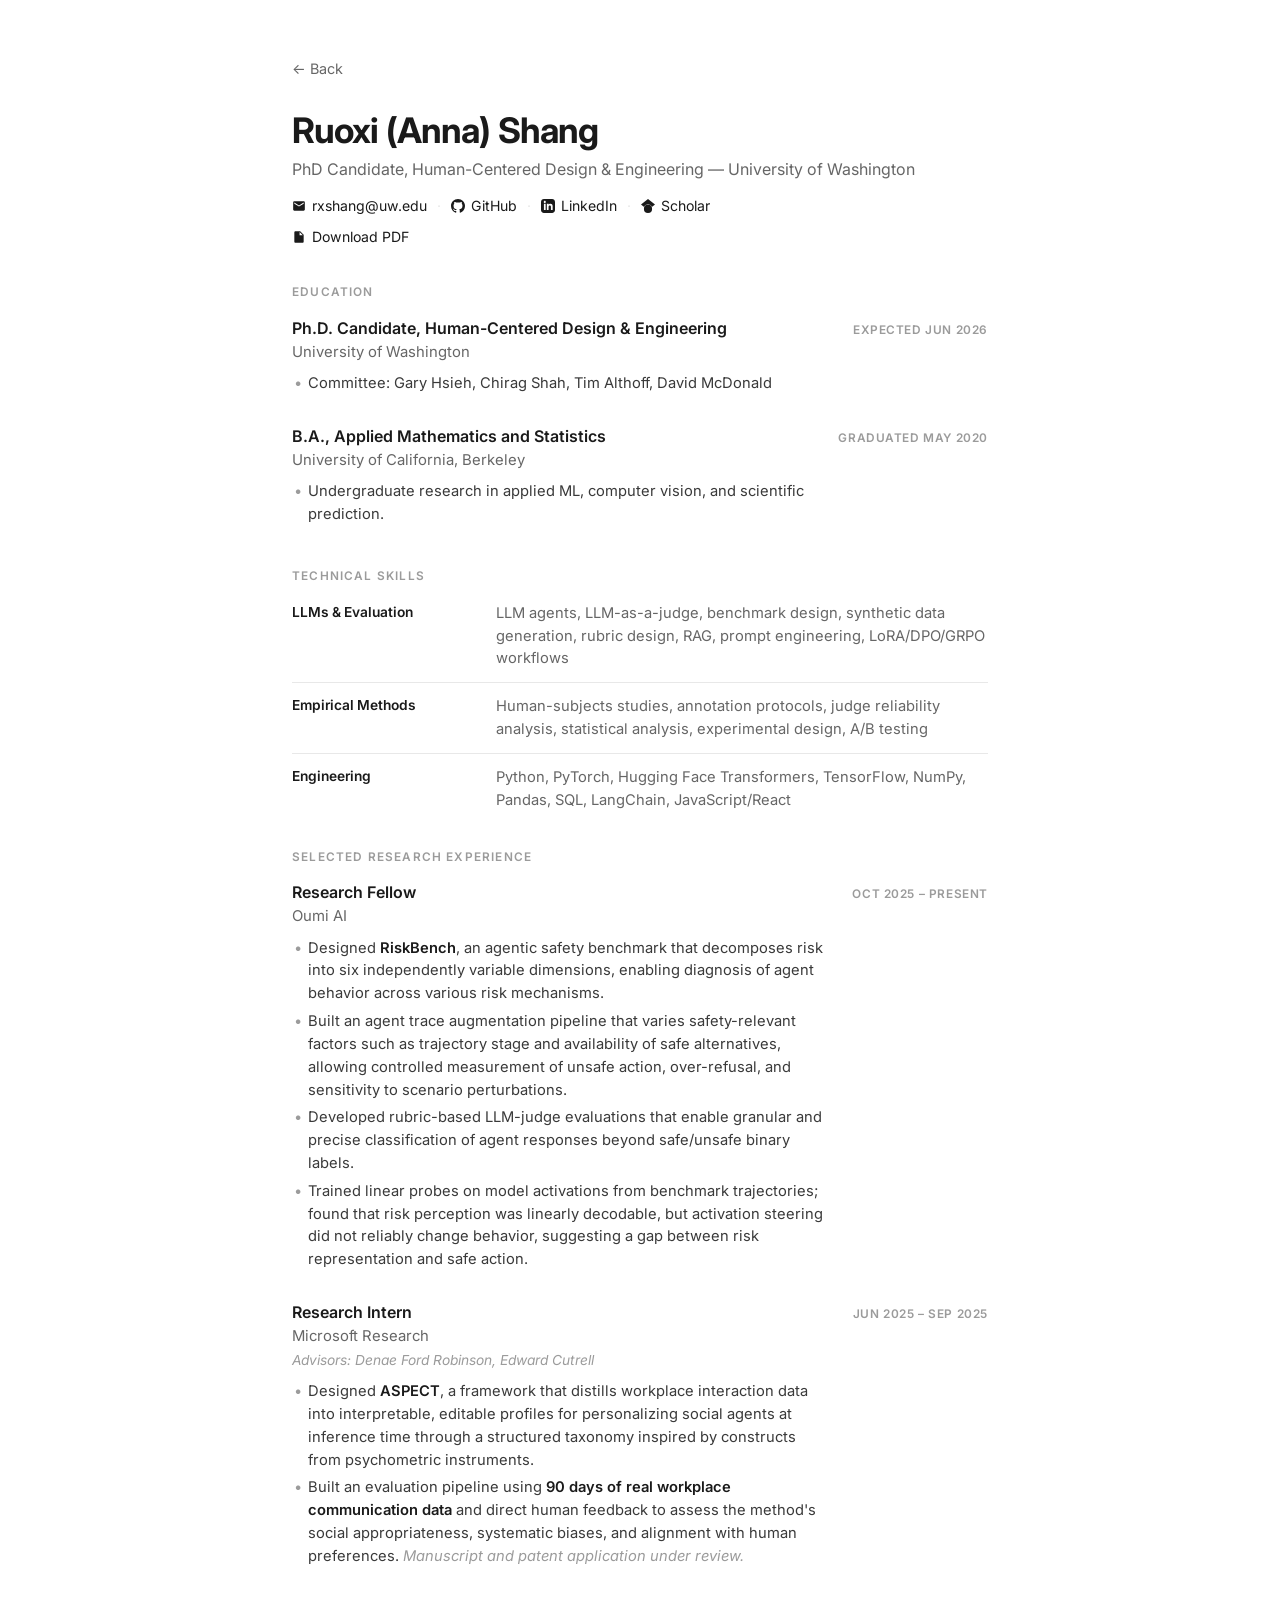
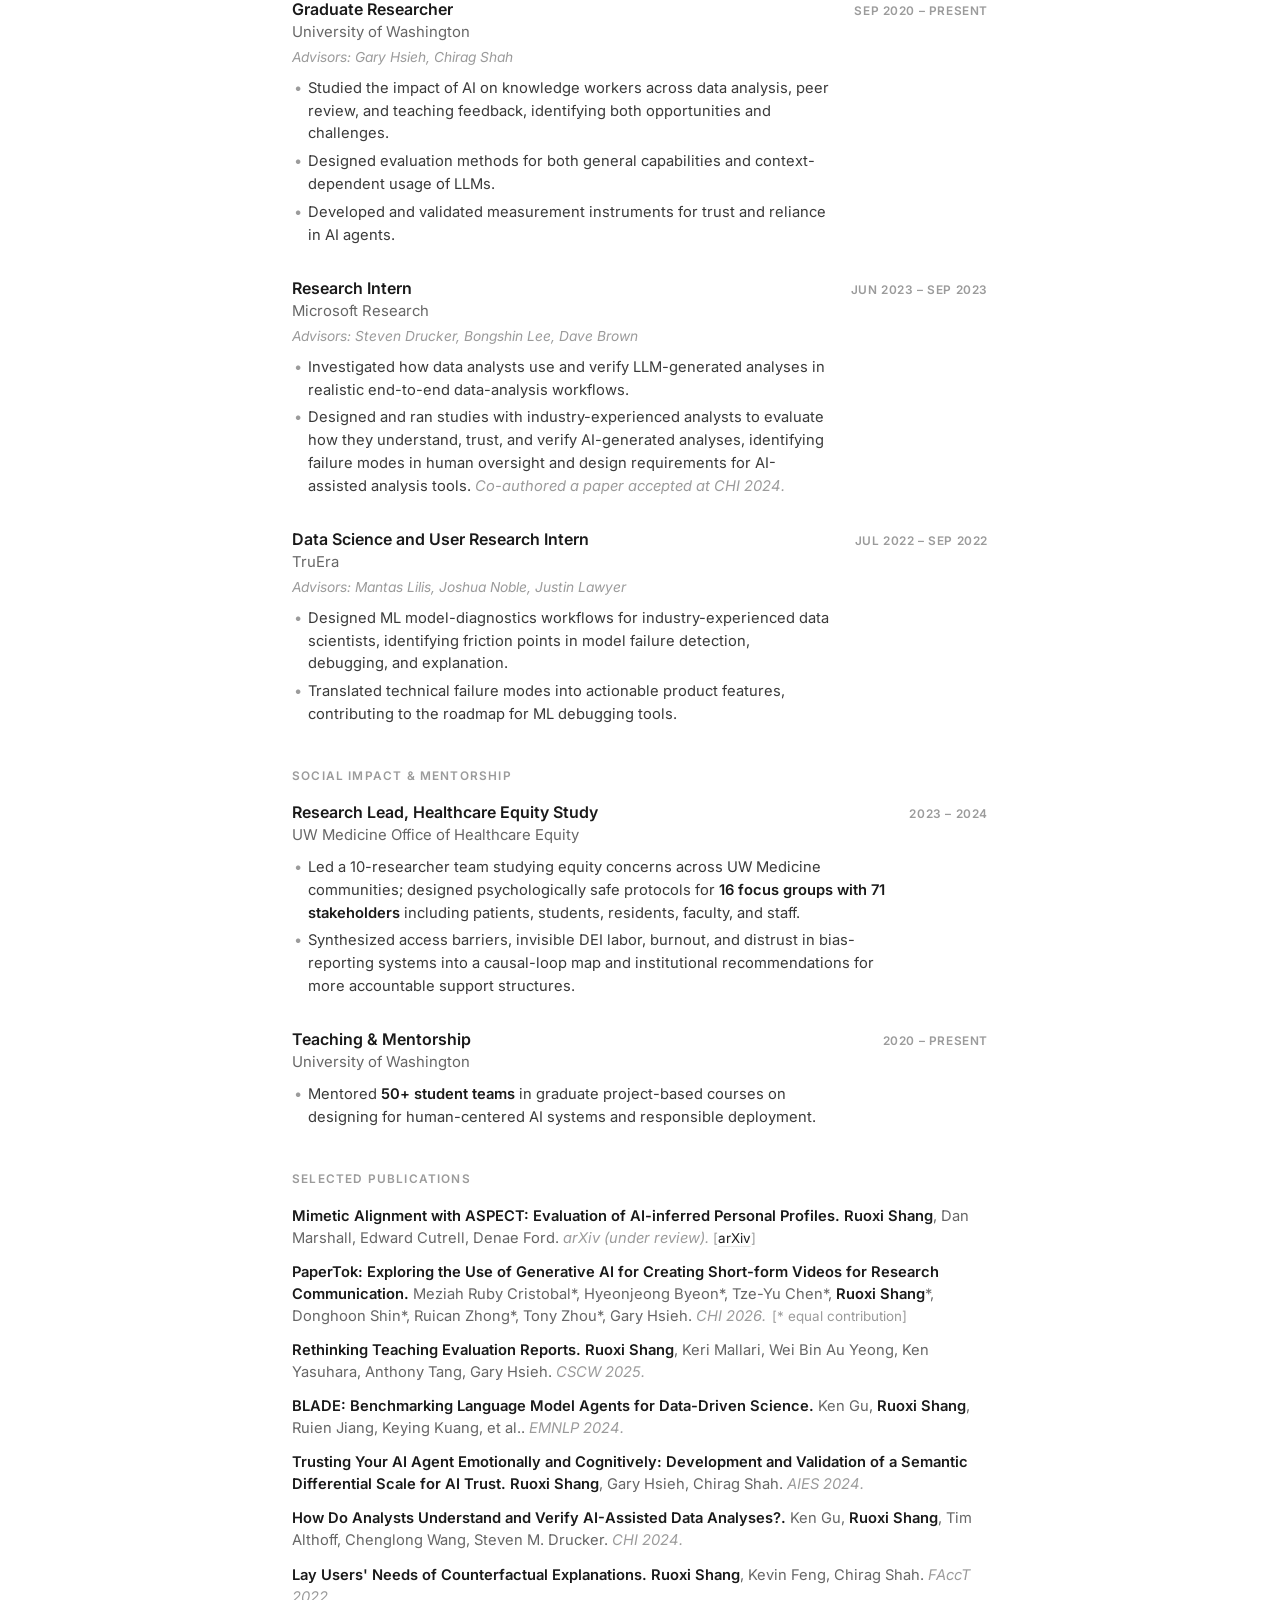
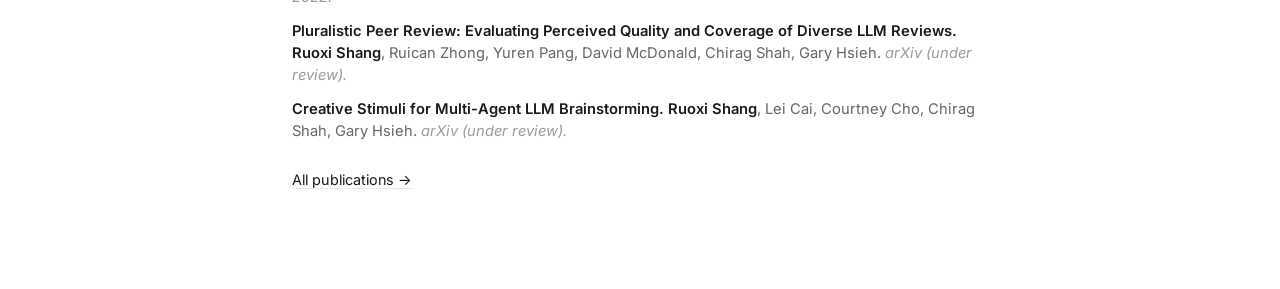
<file: cv.html>
<!DOCTYPE html>
<html lang="en">
<head>
    <meta charset="UTF-8">
    <meta name="viewport" content="width=device-width, initial-scale=1.0">
    <title>CV | Ruoxi Shang</title>
    <link rel="preconnect" href="https://fonts.googleapis.com">
    <link rel="preconnect" href="https://fonts.gstatic.com" crossorigin>
    <link href="https://fonts.googleapis.com/css2?family=Inter:wght@400;500;600;700&display=swap" rel="stylesheet">
    <link rel="stylesheet" href="styles.css">
    <style>
        body.cv-page main {
            margin: 0 auto;
            max-width: 760px;
            padding: 56px 32px 96px;
        }

        .cv-header {
            margin-bottom: 4px;
        }

        .cv-header h1 {
            margin-bottom: 8px;
        }

        .cv-subtitle {
            color: var(--color-muted);
            font-size: 1rem;
            line-height: 1.5;
            margin-bottom: 14px;
        }

        .cv-entry {
            display: grid;
            gap: 24px;
            grid-template-columns: minmax(0, 1fr) auto;
            margin-bottom: 26px;
        }

        .cv-entry:last-child {
            margin-bottom: 0;
        }

        .cv-entry-period {
            align-self: start;
            color: var(--color-quiet);
            font-size: 0.74rem;
            font-weight: 600;
            letter-spacing: 0.05em;
            padding-top: 3px;
            text-transform: uppercase;
            white-space: nowrap;
        }

        .cv-entry-role {
            color: var(--color-text);
            font-size: 1rem;
            font-weight: 600;
            line-height: 1.35;
        }

        .cv-entry-org {
            color: var(--color-muted);
            font-size: 0.93rem;
            line-height: 1.45;
            margin-top: 2px;
        }

        .cv-entry-collab {
            color: var(--color-quiet);
            font-size: 0.86rem;
            font-style: italic;
            margin-top: 2px;
        }

        .cv-entry-details {
            list-style: none;
            margin: 9px 0 0;
            padding: 0;
        }

        .cv-entry-details li {
            color: #3a3a3a;
            font-size: 0.92rem;
            line-height: 1.55;
            margin-bottom: 5px;
            padding-left: 16px;
            position: relative;
        }

        .cv-entry-details li::before {
            color: var(--color-quiet);
            content: "•";
            left: 2px;
            position: absolute;
        }

        .cv-entry-details em {
            color: var(--color-quiet);
            font-style: italic;
        }

        .cv-entry-details strong {
            color: var(--color-text);
            font-weight: 600;
        }

        .cv-skill-row {
            display: grid;
            gap: 24px;
            grid-template-columns: 180px minmax(0, 1fr);
            margin-bottom: 12px;
            padding-bottom: 12px;
            border-bottom: 1px solid var(--color-rule);
        }

        .cv-skill-row:last-child {
            border-bottom: none;
            padding-bottom: 0;
        }

        .cv-skill-cat {
            color: var(--color-text);
            font-size: 0.86rem;
            font-weight: 600;
            line-height: 1.5;
        }

        .cv-skill-list {
            color: var(--color-muted);
            font-size: 0.92rem;
            line-height: 1.55;
        }

        .cv-publication {
            font-size: 0.92rem;
            line-height: 1.5;
            margin-bottom: 12px;
        }

        .cv-publication:last-child {
            margin-bottom: 0;
        }

        .cv-pub-title {
            color: var(--color-text);
            font-weight: 600;
        }

        .cv-pub-authors {
            color: var(--color-muted);
        }

        .cv-pub-authors strong {
            color: var(--color-text);
            font-weight: 600;
        }

        .cv-pub-venue {
            color: var(--color-quiet);
            font-style: italic;
        }

        .cv-pub-note {
            color: var(--color-quiet);
            font-size: 0.84rem;
            margin-left: 2px;
        }

        .cv-pub-links {
            color: var(--color-quiet);
            font-size: 0.84rem;
            white-space: nowrap;
        }

        .cv-pub-links a {
            color: var(--color-text);
        }

        @media (max-width: 600px) {
            body.cv-page main {
                padding: 40px 20px 72px;
            }

            .cv-entry {
                gap: 4px;
                grid-template-columns: 1fr;
            }

            .cv-entry-period {
                order: -1;
                padding-top: 0;
            }

            .cv-skill-row {
                gap: 4px;
                grid-template-columns: 1fr;
            }
        }
    </style>
</head>
<body class="cv-page">
    <main>
        <a href="index.html" class="back-link">← Back</a>

        <header class="cv-header">
            <h1 id="cv-name">Loading…</h1>
            <p class="cv-subtitle" id="cv-subtitle"></p>
            <p class="meta-line" id="cv-contact"></p>
            <p class="meta-line" id="cv-pdf-line">
                <a href="pdf/cv.pdf" target="_blank" rel="noopener noreferrer" class="meta-link">
                    <svg xmlns="http://www.w3.org/2000/svg" viewBox="0 0 24 24" aria-hidden="true">
                        <path d="M14 2H6c-1.1 0-2 .9-2 2v16c0 1.1.9 2 2 2h12c1.1 0 2-.9 2-2V8l-6-6zm-1 9V3.5L18.5 9H13z"/>
                    </svg>
                    <span class="meta-text">Download PDF</span>
                </a>
            </p>
        </header>

        <section>
            <h2>Education</h2>
            <div id="education-list"></div>
        </section>

        <section>
            <h2>Technical Skills</h2>
            <div id="skills-list"></div>
        </section>

        <section>
            <h2>Selected Research Experience</h2>
            <div id="experience-list"></div>
        </section>

        <section>
            <h2>Social Impact &amp; Mentorship</h2>
            <div id="impact-list"></div>
        </section>

        <section>
            <h2>Selected Publications</h2>
            <div id="publications-list"></div>
            <a href="all-publications.html" class="section-action">All publications →</a>
        </section>
    </main>

    <script>
        const ICONS = {
            email: '<svg xmlns="http://www.w3.org/2000/svg" viewBox="0 0 24 24" aria-hidden="true"><path d="M20 4H4c-1.1 0-1.99.9-1.99 2L2 18c0 1.1.9 2 2 2h16c1.1 0 2-.9 2-2V6c0-1.1-.9-2-2-2zm0 4l-8 5-8-5V6l8 5 8-5v2z"/></svg>',
            github: '<svg xmlns="http://www.w3.org/2000/svg" viewBox="0 0 24 24" aria-hidden="true"><path d="M12 0c-6.626 0-12 5.373-12 12 0 5.302 3.438 9.8 8.207 11.387.599.111.793-.261.793-.577v-2.234c-3.338.726-4.033-1.416-4.033-1.416-.546-1.387-1.333-1.756-1.333-1.756-1.089-.745.083-.729.083-.729 1.205.084 1.839 1.237 1.839 1.237 1.07 1.834 2.807 1.304 3.492.997.107-.775.418-1.305.762-1.604-2.665-.305-5.467-1.334-5.467-5.931 0-1.311.469-2.381 1.236-3.221-.124-.303-.535-1.524.117-3.176 0 0 1.008-.322 3.301 1.23.957-.266 1.983-.399 3.003-.404 1.02.005 2.047.138 3.006.404 2.291-1.552 3.297-1.23 3.297-1.23.653 1.653.242 2.874.118 3.176.77.84 1.235 1.911 1.235 3.221 0 4.609-2.807 5.624-5.479 5.921.43.372.823 1.102.823 2.222v3.293c0 .319.192.694.801.576 4.765-1.589 8.199-6.086 8.199-11.386 0-6.627-5.373-12-12-12z"/></svg>',
            linkedin: '<svg xmlns="http://www.w3.org/2000/svg" viewBox="0 0 24 24" aria-hidden="true"><path d="M19 0h-14c-2.761 0-5 2.239-5 5v14c0 2.761 2.239 5 5 5h14c2.762 0 5-2.239 5-5v-14c0-2.761-2.238-5-5-5zm-11 19h-3v-11h3v11zm-1.5-12.268c-.966 0-1.75-.79-1.75-1.764s.784-1.764 1.75-1.764 1.75.79 1.75 1.764-.783 1.764-1.75 1.764zm13.5 12.268h-3v-5.604c0-3.368-4-3.113-4 0v5.604h-3v-11h3v1.765c1.396-2.586 7-2.777 7 2.476v6.759z"/></svg>',
            scholar: '<svg xmlns="http://www.w3.org/2000/svg" viewBox="0 0 24 24" aria-hidden="true"><path d="M12 24a7 7 0 1 1 0-14 7 7 0 0 1 0 14zm0-24L0 9.5l4.838 3.94A8 8 0 0 1 12 9a8 8 0 0 1 7.162 4.44L24 9.5z"/></svg>',
            location: '<svg xmlns="http://www.w3.org/2000/svg" viewBox="0 0 24 24" aria-hidden="true"><path d="M12 2C8.13 2 5 5.13 5 9c0 5.25 7 13 7 13s7-7.75 7-13c0-3.87-3.13-7-7-7zm0 9.5c-1.38 0-2.5-1.12-2.5-2.5s1.12-2.5 2.5-2.5 2.5 1.12 2.5 2.5-1.12 2.5-2.5 2.5z"/></svg>'
        };

        function md(text) {
            if (!text) return '';
            return text
                .replace(/\*\*([^\*]+)\*\*/g, '<strong>$1</strong>')
                .replace(/_([^_]+)_/g, '<em>$1</em>');
        }

        function renderEducation(items) {
            return items.map((edu) => `
                <div class="cv-entry">
                    <div>
                        <div class="cv-entry-role">${edu.degree}</div>
                        <div class="cv-entry-org">${edu.institution}</div>
                        ${edu.details && edu.details.length ? `
                            <ul class="cv-entry-details">
                                ${edu.details.map((d) => `<li>${md(d)}</li>`).join('')}
                            </ul>` : ''}
                    </div>
                    <div class="cv-entry-period">${edu.period || ''}</div>
                </div>
            `).join('');
        }

        function renderSkills(skills) {
            return Object.entries(skills).map(([category, items]) => `
                <div class="cv-skill-row">
                    <div class="cv-skill-cat">${category}</div>
                    <div class="cv-skill-list">${items.join(', ')}</div>
                </div>
            `).join('');
        }

        function renderExperience(items) {
            return items.map((exp) => `
                <div class="cv-entry">
                    <div>
                        <div class="cv-entry-role">${exp.title}</div>
                        <div class="cv-entry-org">${exp.organization}${exp.location ? `, ${exp.location}` : ''}</div>
                        ${exp.collaborators ? `<div class="cv-entry-collab">Advisors: ${exp.collaborators}</div>` : ''}
                        ${exp.details && exp.details.length ? `
                            <ul class="cv-entry-details">
                                ${exp.details.map((d) => `<li>${md(d)}</li>`).join('')}
                            </ul>` : ''}
                    </div>
                    <div class="cv-entry-period">${exp.period || ''}</div>
                </div>
            `).join('');
        }

        function renderImpact(items) {
            return items.map((item) => `
                <div class="cv-entry">
                    <div>
                        <div class="cv-entry-role">${item.title}</div>
                        <div class="cv-entry-org">${item.organization}</div>
                        ${item.details && item.details.length ? `
                            <ul class="cv-entry-details">
                                ${item.details.map((d) => `<li>${md(d)}</li>`).join('')}
                            </ul>` : ''}
                    </div>
                    <div class="cv-entry-period">${item.period || ''}</div>
                </div>
            `).join('');
        }

        function renderPublications(items) {
            return items.map((pub) => {
                const authors = (pub.authors || '').replace(/Ruoxi Shang/g, '<strong>Ruoxi Shang</strong>');
                const note = pub.note ? `<span class="cv-pub-note">[${pub.note}]</span>` : '';
                const links = [];
                if (pub.arxiv) links.push(`<a href="${pub.arxiv}" target="_blank" rel="noopener noreferrer">arXiv</a>`);
                if (pub.pdf) links.push(`<a href="pdf/${pub.pdf}" target="_blank" rel="noopener noreferrer">PDF</a>`);
                if (pub.doi) links.push(`<a href="${pub.doi}" target="_blank" rel="noopener noreferrer">DOI</a>`);
                const linksHtml = links.length ? ` <span class="cv-pub-links">[${links.join(' · ')}]</span>` : '';
                return `
                    <div class="cv-publication">
                        <span class="cv-pub-title">${pub.title}.</span>
                        <span class="cv-pub-authors">${authors}.</span>
                        <span class="cv-pub-venue">${pub.venue}.</span>
                        ${note}${linksHtml}
                    </div>
                `;
            }).join('');
        }

        function renderContact(contact) {
            const parts = [];
            if (contact.email) {
                parts.push(`<a href="mailto:${contact.email}" class="meta-link">${ICONS.email}<span class="meta-text">${contact.email}</span></a>`);
            }
            if (contact.github) {
                parts.push(`<a href="${contact.github}" target="_blank" rel="noopener noreferrer" class="meta-link">${ICONS.github}<span class="meta-text">GitHub</span></a>`);
            }
            if (contact.linkedin) {
                parts.push(`<a href="${contact.linkedin}" target="_blank" rel="noopener noreferrer" class="meta-link">${ICONS.linkedin}<span class="meta-text">LinkedIn</span></a>`);
            }
            if (contact.scholar) {
                parts.push(`<a href="${contact.scholar}" target="_blank" rel="noopener noreferrer" class="meta-link">${ICONS.scholar}<span class="meta-text">Scholar</span></a>`);
            }
            return parts.join('<span class="meta-sep">·</span>');
        }

        fetch('cv.json')
            .then((response) => response.json())
            .then((data) => {
                document.getElementById('cv-name').textContent = data.name || 'CV';
                document.getElementById('cv-subtitle').textContent = data.title || '';
                document.getElementById('cv-contact').innerHTML = renderContact(data.contact || {});

                if (data.education && data.education.length) {
                    document.getElementById('education-list').innerHTML = renderEducation(data.education);
                }
                if (data.skills && Object.keys(data.skills).length) {
                    document.getElementById('skills-list').innerHTML = renderSkills(data.skills);
                }
                if (data.experience && data.experience.length) {
                    document.getElementById('experience-list').innerHTML = renderExperience(data.experience);
                }
                if (data.impact && data.impact.length) {
                    document.getElementById('impact-list').innerHTML = renderImpact(data.impact);
                }
                if (data.publications && data.publications.length) {
                    document.getElementById('publications-list').innerHTML = renderPublications(data.publications);
                }
            })
            .catch((error) => {
                console.error('Error loading CV:', error);
                document.getElementById('cv-name').textContent = 'Error loading CV';
            });
    </script>
</body>
</html>
</file>
<file: styles.css>
:root {
    --font-sans: 'Inter', -apple-system, BlinkMacSystemFont, 'Segoe UI', sans-serif;
    --color-text: #1a1a1a;
    --color-muted: #666666;
    --color-quiet: #9b9b9b;
    --color-rule: #e8e8e8;
    --color-bg: #ffffff;
    --color-flash: rgba(255, 220, 70, 0.45);
    --max-width: 1160px;
    --rhythm: 14px;
}

* {
    box-sizing: border-box;
    margin: 0;
    padding: 0;
}

html {
    scroll-behavior: smooth;
}

html:has(body.home-page),
body.home-page {
    height: 100vh;
    overflow: hidden;
}

body {
    background: var(--color-bg);
    color: var(--color-text);
    font-family: var(--font-sans);
    font-size: 16px;
    font-weight: 400;
    line-height: 1.6;
    -webkit-font-smoothing: antialiased;
    text-rendering: optimizeLegibility;
}

main {
    margin: 0 auto;
    max-width: var(--max-width);
    padding: 72px 32px 56px;
}

main.two-panel {
    display: grid;
    gap: 72px;
    grid-template-columns: minmax(0, 460px) minmax(0, 1fr);
    height: 100vh;
    padding: 0;
}

.left-panel {
    height: 100%;
    overflow: hidden;
    padding: 56px 0 40px 32px;
}

.right-panel {
    height: 100%;
    overflow-y: auto;
    padding: 56px 32px 40px 0;
    scrollbar-width: none;
    -ms-overflow-style: none;
}

.right-panel::-webkit-scrollbar {
    display: none;
}

.right-panel > :first-child {
    margin-top: 0;
}

a {
    color: var(--color-text);
    text-decoration: underline;
    text-decoration-color: var(--color-rule);
    text-decoration-thickness: 0.5px;
    text-underline-offset: 3px;
    transition: text-decoration-color 0.15s ease, color 0.15s ease;
}

a:hover {
    text-decoration-color: var(--color-text);
}

.profile-photo {
    border-radius: 4px;
    height: 120px;
    margin: 0 0 14px;
    object-fit: cover;
    width: 120px;
}

h1 {
    font-family: var(--font-sans);
    font-size: 2.2rem;
    font-weight: 700;
    letter-spacing: -0.025em;
    line-height: 1.05;
    margin-bottom: 16px;
}

.intro p {
    margin-bottom: var(--rhythm);
}

.intro p:last-child {
    margin-bottom: 0;
}

.intro .inline-org-link {
    display: inline;
    text-decoration: none;
    vertical-align: baseline;
}

.intro .inline-org-link span:last-child {
    text-decoration: underline;
    text-decoration-color: var(--color-rule);
    text-decoration-thickness: 0.5px;
    text-underline-offset: 3px;
}

.intro .inline-org-link:hover span:last-child {
    text-decoration-color: var(--color-text);
}

.inline-org-logo {
    display: inline-block;
    height: 0.95em;
    margin-right: 5px;
    object-fit: contain;
    vertical-align: -0.12em;
    width: auto;
}

.berkeley-logo-inline {
    height: 0.92em;
    margin-right: 4px;
    vertical-align: -0.1em;
}

.method-keyword {
    color: var(--color-text);
    cursor: pointer;
    font-weight: 600;
    text-decoration: underline;
    text-decoration-color: var(--color-quiet);
    text-decoration-style: dotted;
    text-decoration-thickness: 1px;
    text-underline-offset: 4px;
    transition: text-decoration-color 0.2s ease, text-decoration-style 0.2s ease;
}

.method-keyword:hover {
    text-decoration-color: var(--color-text);
}

.method-keyword.is-active {
    text-decoration-color: var(--color-text);
    text-decoration-style: solid;
    text-decoration-thickness: 1.5px;
}

.meta-line {
    align-items: center;
    color: var(--color-muted);
    display: flex;
    flex-wrap: wrap;
    font-size: 0.88rem;
    gap: 4px 0;
    line-height: 1.5;
    margin-top: 10px;
}

.meta-line:first-of-type {
    margin-top: 18px;
}

.meta-link {
    align-items: center;
    color: var(--color-text);
    display: inline-flex;
    gap: 6px;
    text-decoration: none;
    transition: color 0.15s ease;
}

.meta-link:hover .meta-text {
    text-decoration: underline;
    text-decoration-color: var(--color-text);
    text-decoration-thickness: 0.5px;
    text-underline-offset: 3px;
}

.meta-link svg {
    fill: currentColor;
    flex-shrink: 0;
    height: 14px;
    width: 14px;
}

.meta-label {
    color: var(--color-quiet);
    font-size: 0.7rem;
    font-weight: 600;
    letter-spacing: 0.09em;
    margin-right: 12px;
    text-transform: uppercase;
}

.meta-sep {
    color: var(--color-rule);
    margin: 0 10px;
    user-select: none;
}

.microsoft-mark {
    display: inline-grid;
    flex-shrink: 0;
    gap: 1px;
    grid-template-columns: repeat(2, 6px);
}

.microsoft-mark span {
    height: 6px;
    width: 6px;
}

.microsoft-mark span:nth-child(1) { background: #f25022; }
.microsoft-mark span:nth-child(2) { background: #7fba00; }
.microsoft-mark span:nth-child(3) { background: #00a4ef; }
.microsoft-mark span:nth-child(4) { background: #ffb900; }

.oumi-logo {
    border-radius: 2px;
    flex-shrink: 0;
    height: 14px;
    width: 14px;
}

h2 {
    color: var(--color-quiet);
    font-family: var(--font-sans);
    font-size: 0.74rem;
    font-weight: 600;
    letter-spacing: 0.1em;
    margin: 36px 0 16px;
    text-transform: uppercase;
}

.news-list,
.publications-list {
    list-style: none;
    margin: 0;
    padding: 0;
}

.news-list {
    display: grid;
    font-size: 0.92rem;
    gap: 10px;
}

.news-list li {
    align-items: baseline;
    display: grid;
    gap: 16px;
    grid-template-columns: 72px minmax(0, 1fr);
    line-height: 1.5;
}

.news-list time {
    color: var(--color-quiet);
    font-size: 0.7rem;
    font-weight: 600;
    letter-spacing: 0.07em;
    text-transform: uppercase;
}

.news-list .hidden-news {
    display: none;
}

.publications-list {
    display: grid;
    gap: 36px;
}

.publication-item {
    border-bottom: 1px solid var(--color-rule);
    border-radius: 4px;
    display: grid;
    gap: 24px;
    grid-template-columns: 110px minmax(0, 1fr);
    padding-bottom: 36px;
    transition: opacity 0.2s ease;
}

.publication-item:last-child {
    border-bottom: none;
    padding-bottom: 0;
}

.publication-thumbnail {
    align-self: start;
    aspect-ratio: 1;
    background: #fff;
    cursor: zoom-in;
    height: auto;
    object-fit: contain;
    transition: opacity 0.18s ease;
    width: 100%;
}

.publication-thumbnail:hover {
    opacity: 0.85;
}

.publication-title {
    color: var(--color-text);
    font-family: var(--font-sans);
    font-size: 1.04rem;
    font-weight: 600;
    letter-spacing: -0.005em;
    line-height: 1.35;
    margin-bottom: 4px;
}

.publication-authors,
.publication-meta {
    color: var(--color-muted);
    font-size: 0.91rem;
    line-height: 1.5;
}

.publication-authors strong {
    color: var(--color-text);
    font-weight: 600;
}

.publication-meta {
    font-style: italic;
}

.publication-note {
    color: var(--color-quiet);
    display: inline;
    font-style: italic;
}

.publication-links {
    color: var(--color-muted);
    font-size: 0.86rem;
    margin-top: 8px;
}

.publication-links a {
    align-items: center;
    color: var(--color-text);
    display: inline-flex;
    gap: 5px;
    margin-right: 14px;
    text-decoration: underline;
    text-decoration-color: var(--color-rule);
    text-decoration-thickness: 0.5px;
    text-underline-offset: 3px;
}

.publication-links a:hover {
    text-decoration-color: var(--color-text);
}

.publication-links svg {
    fill: currentColor;
    height: 12px;
    width: 12px;
}

.publications-list[data-highlight] .publication-item:not(.is-related) {
    opacity: 0.28;
}

@keyframes flash-pub {
    0% {
        background-color: var(--color-flash);
        box-shadow: 0 0 0 6px var(--color-flash);
    }
    100% {
        background-color: transparent;
        box-shadow: 0 0 0 6px transparent;
    }
}

.publication-item.is-flashing {
    animation: flash-pub 1.4s ease-out;
}

.section-action {
    background: none;
    border: none;
    color: var(--color-text);
    cursor: pointer;
    display: inline-block;
    font-family: inherit;
    font-size: 0.9rem;
    margin-top: 26px;
    padding: 0;
    text-decoration: underline;
    text-decoration-color: var(--color-rule);
    text-decoration-thickness: 0.5px;
    text-underline-offset: 3px;
}

.section-action:hover {
    text-decoration-color: var(--color-text);
}

.back-link {
    color: var(--color-muted);
    display: inline-block;
    font-size: 0.9rem;
    margin-bottom: 32px;
    text-decoration: none;
}

.back-link:hover {
    color: var(--color-text);
}

.lightbox {
    align-items: center;
    background: rgba(0, 0, 0, 0.92);
    cursor: zoom-out;
    display: none;
    inset: 0;
    justify-content: center;
    padding: 24px;
    position: fixed;
    z-index: 1000;
}

.lightbox.active {
    display: flex;
}

.lightbox img {
    max-height: 92vh;
    max-width: 92vw;
    object-fit: contain;
}

.loading,
.empty-state {
    color: var(--color-quiet);
}

@media (max-width: 900px) {
    html:has(body.home-page),
    body.home-page {
        height: auto;
        overflow: visible;
    }

    main.two-panel {
        gap: 48px;
        grid-template-columns: 1fr;
        height: auto;
        padding: 52px 20px 80px;
    }

    .left-panel,
    .right-panel {
        height: auto;
        overflow: visible;
        padding: 0;
    }

    h1 {
        font-size: 2.1rem;
    }

    h2 {
        font-size: 1.08rem;
        margin-top: 48px;
    }

    .profile-photo {
        height: 120px;
        width: 120px;
    }

    .news-list li {
        gap: 2px;
        grid-template-columns: 1fr;
    }

    .publication-item {
        gap: 16px;
        grid-template-columns: 1fr;
    }

    .publication-thumbnail {
        max-width: 200px;
    }
}
</file>
